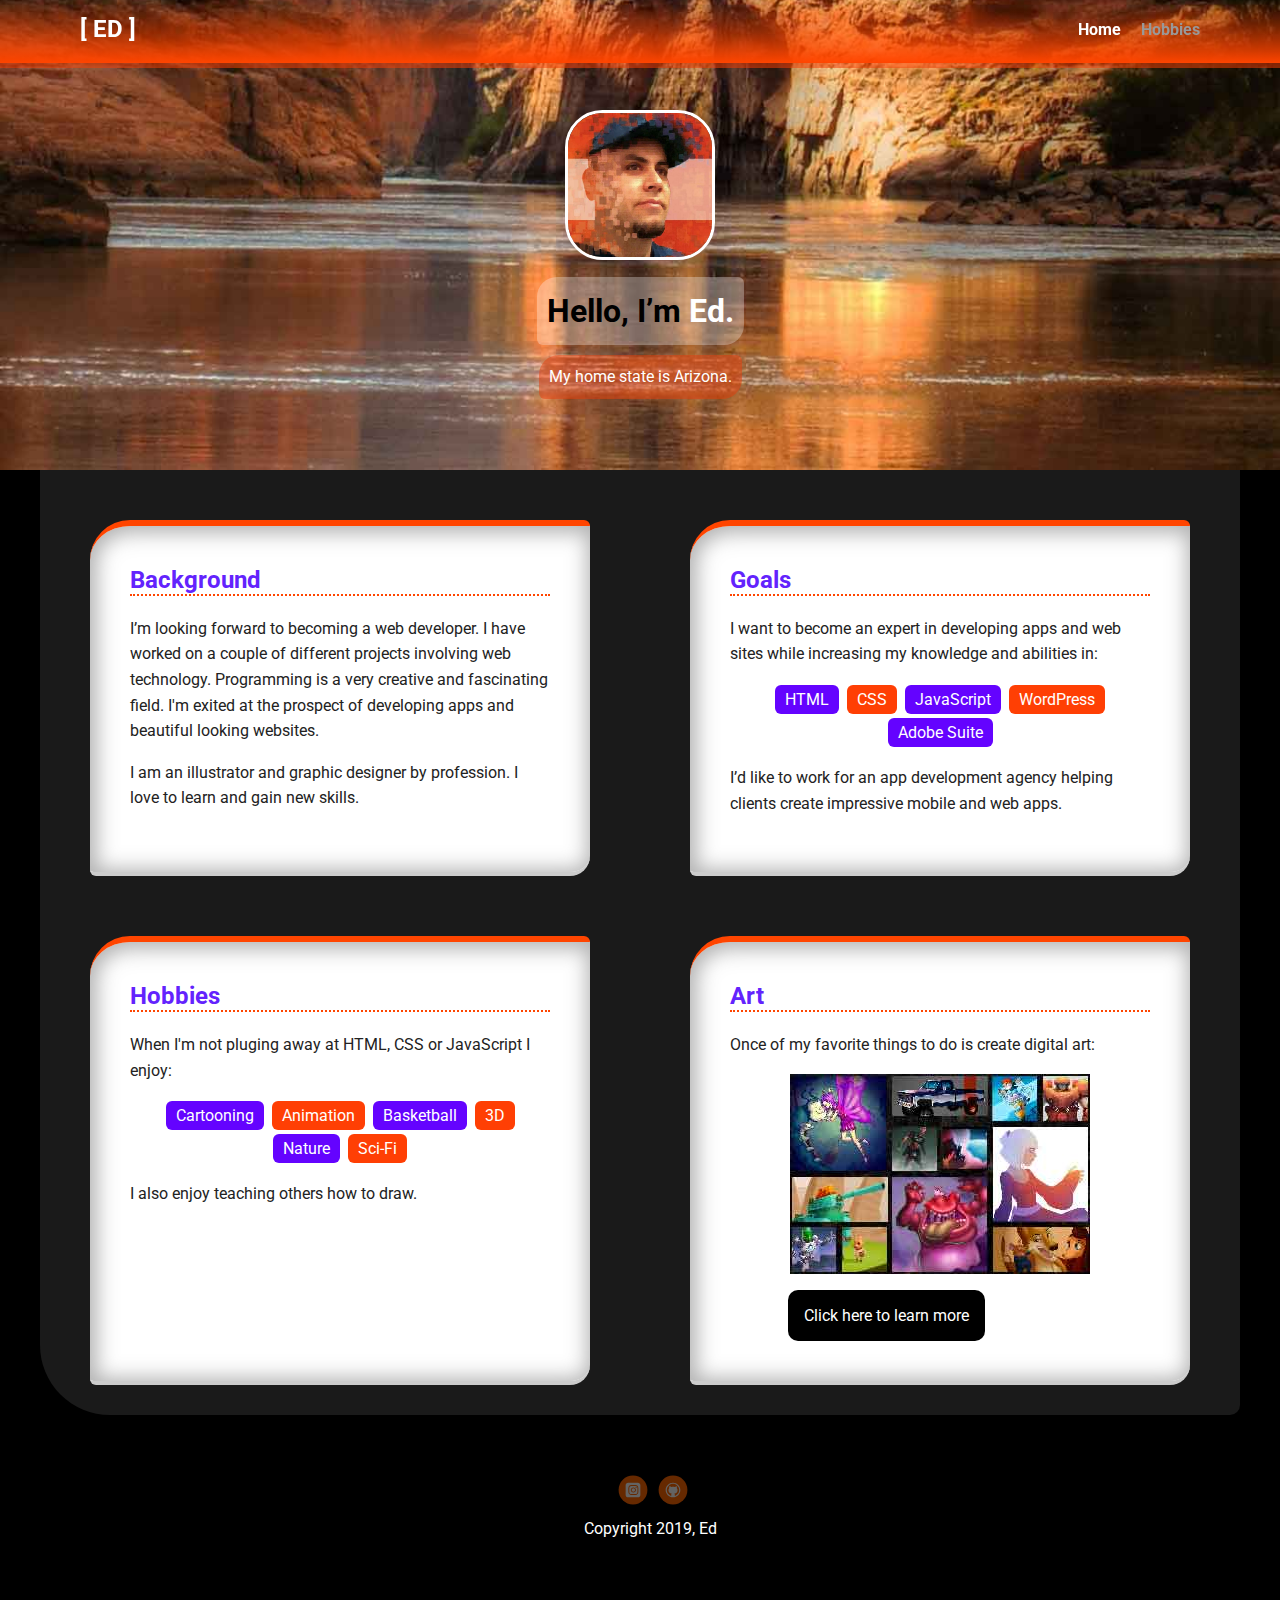
<file: index.html>
<!doctype html>
<html lang="en">

<head>
    <meta charset="utf-8">
    <title>Ed's Profile</title>
    <meta name="viewport" content="width=device-width, initial-scale=1.0">
    <link rel="stylesheet" href="styles.css">
    <link href="https://fonts.googleapis.com/css?family=Muli%7CRoboto:400,300,500,700,900" rel="stylesheet">
</head>

<body>

    <div class="main-nav">
        <ul class="nav">
            <!-- https://www.degraeve.com/reference/specialcharacters.php used to add squre brackets -->
            <li class="name"> &#91; Ed &#93;</li>
            <li><a class="current" href="index.html">Home</a></li>
            <li><a href="hobbies.html">Hobbies</a></li>
        </ul>
    </div>

    <header>
        <img src="images/profilepic.jpg" alt="Picture of Ed Saenz" class="profile-image">
        <h1 class="tag name">Hello, I’m<span class="name-color"> Ed.</span></h1>
        <p class="tag location">My home state is Arizona.</p>
    </header>

    <main class="flex">
        <div class="card">
            <h2 class="sub-titles">Background</h2>
            <p>I’m looking forward to becoming a web developer. I have worked on a couple of different projects
                involving web technology. Programming is a very creative and fascinating field. I'm exited at the
                prospect of developing apps and beautiful looking
                websites.
            </p>
            <p>I am an illustrator and graphic designer by profession. I love to learn and gain new skills.</p>
        </div>

        <div class="card">
            <h2 class="sub-titles">Goals</h2>
            <p>I want to become an expert in developing apps and web sites while increasing my knowledge and abilities
                in:</p>
            <ul class="skills">
                <li>HTML</li>
                <li>CSS</li>
                <li>JavaScript</li>
                <li>WordPress</li>
                <li>Adobe Suite</li>
            </ul>
            <p>I’d like to work for an app development agency helping clients create impressive mobile and web apps.</p>
        </div>

        <div id="hobbies" class="card">
            <h2 class="sub-titles">Hobbies</h2>
            <p>When I'm not pluging away at HTML, CSS or JavaScript I enjoy:</p>
            <ul class="skills">
                <li>Cartooning</li>
                <li>Animation</li>
                <li>Basketball</li>
                <li>3D</li>
                <li>Nature</li>
                <li>Sci-Fi</li>
            </ul>
            <p>I also enjoy teaching others how to draw.</p>
        </div>

        <div class="card">
            <h2 class="sub-titles">Art</h2>
            <p>Once of my favorite things to do is create digital art:</p>
            <img class="img-size" src="images/digitalart.jpg" alt="">
            <a class="btn" href="hobbies.html">Click here to learn more</a>

        </div>

    </main>
    <footer>
        <ul>
            <li><a href="https://www.instagram.com/dgitaled" class="social instagram">instagram</a></li>
            <li><a href="https://github.com/ed-coder" class="social github">Github</a></li>
        </ul>
        <p class="copyright">Copyright 2019, Ed</p>
    </footer>
</body>

</html>
</file>
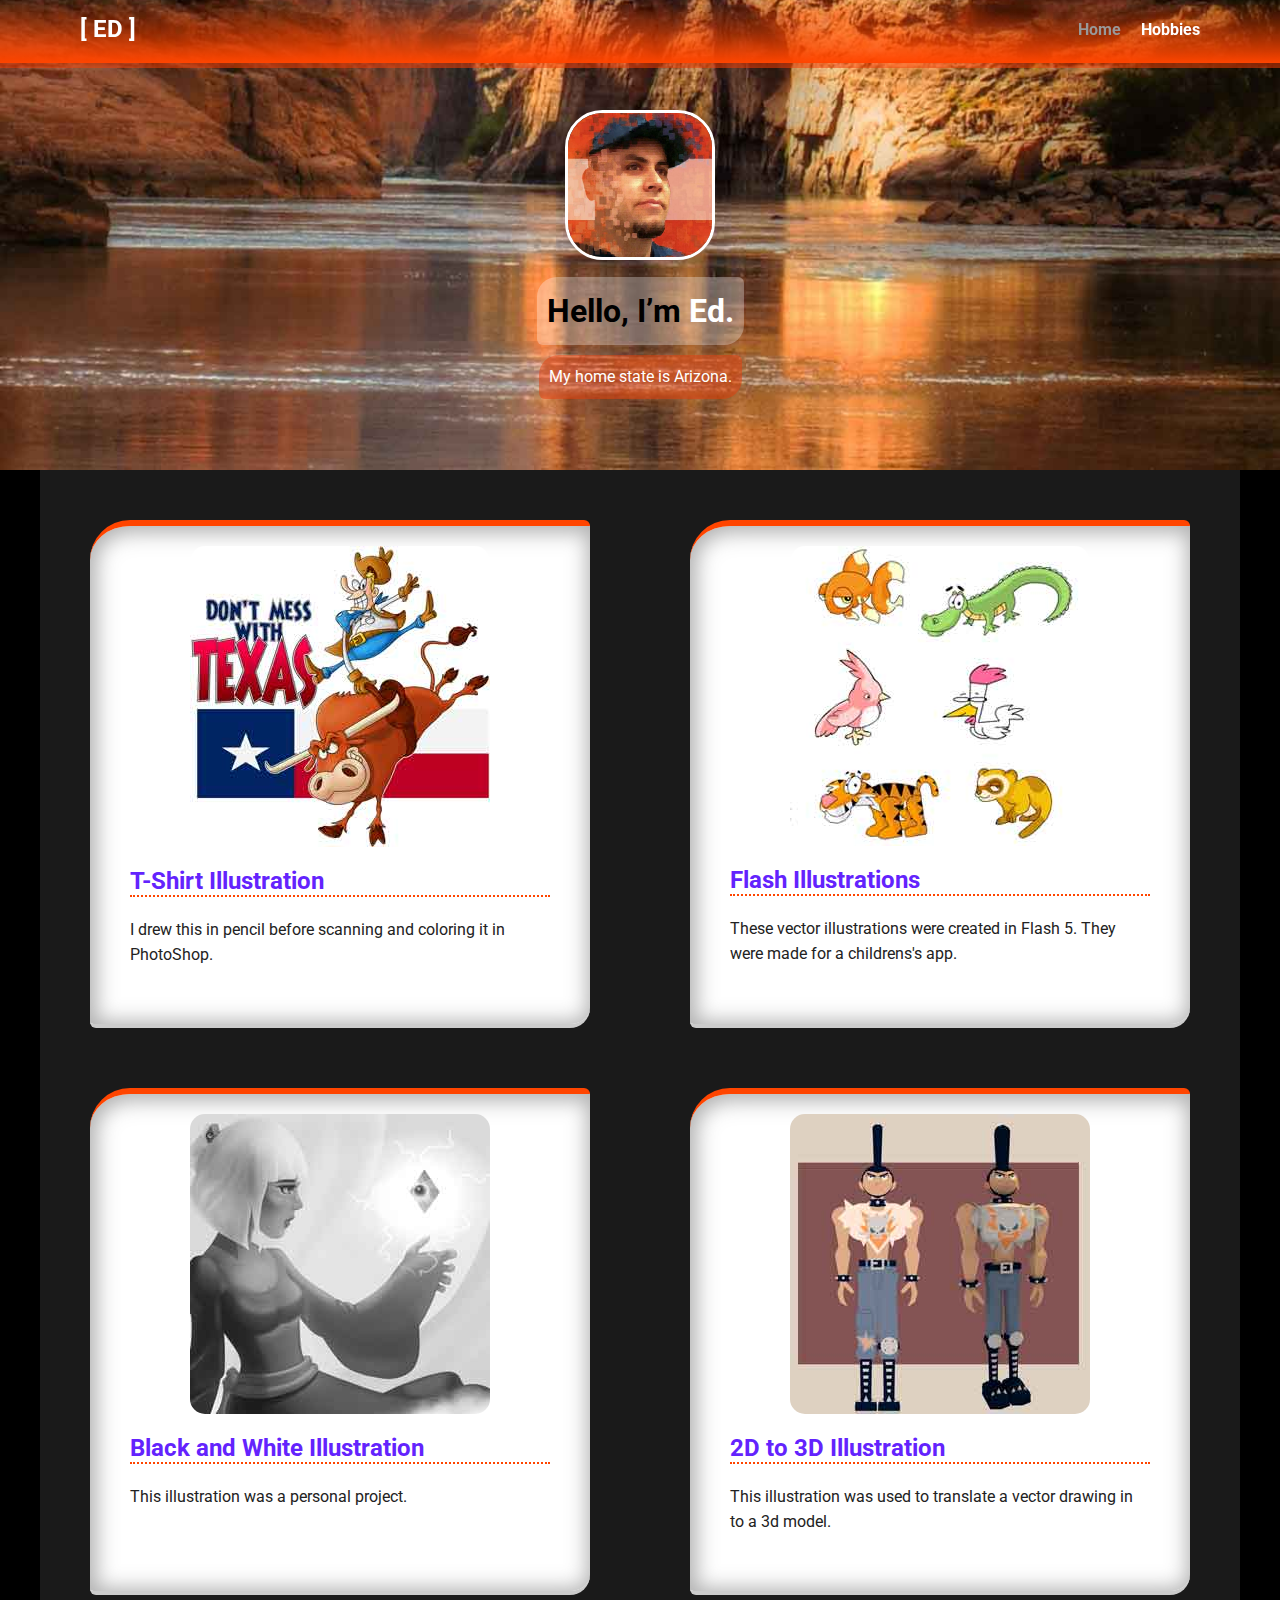
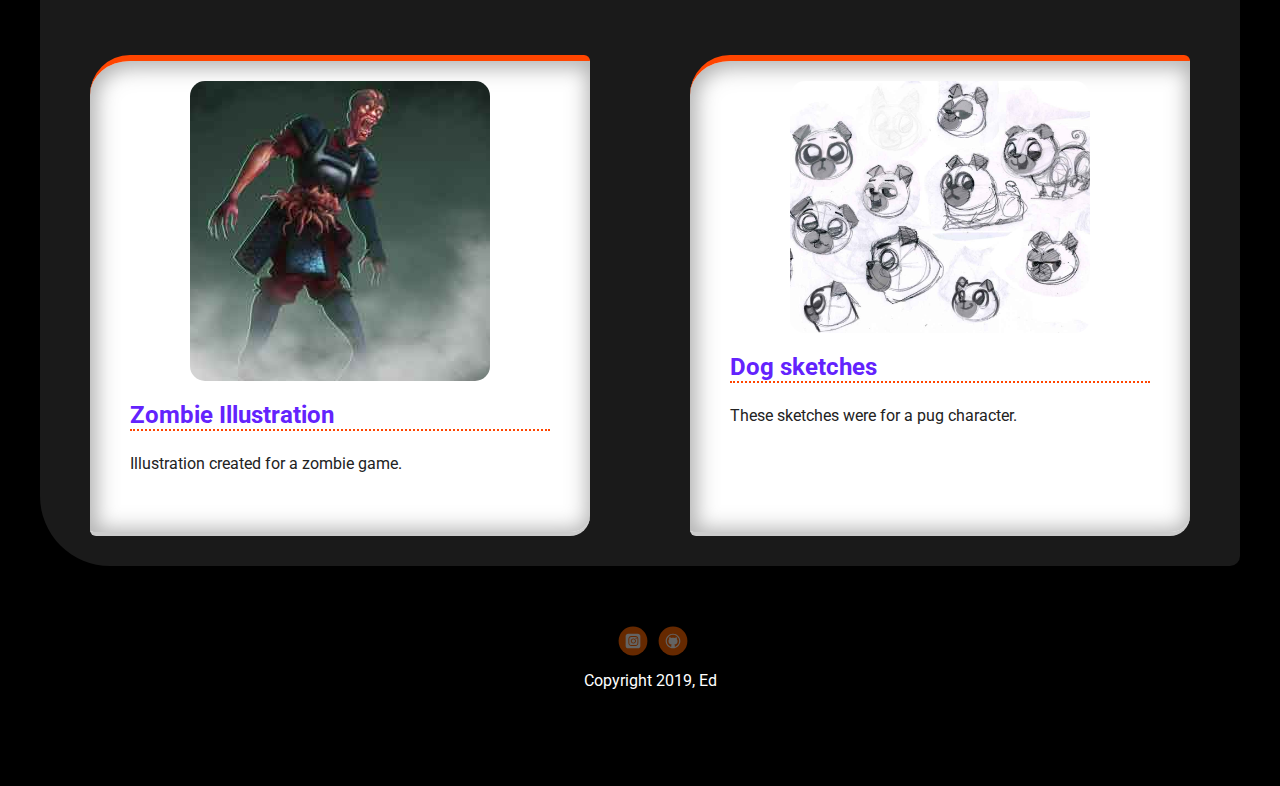
<file: hobbies.html>
<!doctype html>
<html lang="en">

<head>
    <meta charset="utf-8">
    <title>Ed's Profile</title>
    <meta name="viewport" content="width=device-width, initial-scale=1.0">
    <link rel="stylesheet" href="styles.css">
    <link href="https://fonts.googleapis.com/css?family=Muli%7CRoboto:400,300,500,700,900" rel="stylesheet">
</head>

<body>

    <div class="main-nav">
        <ul class="nav">
            <!-- https://www.degraeve.com/reference/specialcharacters.php used to add squre brackets -->
            <li class="name"> &#91; Ed &#93;</li>
            <li><a href="index.html">Home</a></li>
            <li><a class="current" href="hobbies.html">Hobbies</a></li>
        </ul>
    </div>

    <header>
        <img src="images/profilepic.jpg" alt="Picture of Ed Saenz" class="profile-image">
        <h1 class="tag name">Hello, I’m<span class="name-color"> Ed.</span></h1>
        <p class="tag location">My home state is Arizona.</p>
    </header>

    <main class="flex">
        <div class="card">
            <img src="images/1.jpg" alt="Don't Mess with Texas Illustration" class="img-size border">
            <h2 class="sub-titles">T-Shirt Illustration</h2>
            <p>I drew this in pencil before scanning and coloring it in PhotoShop.</p>
        </div>

        <div class="card">
            <img src="images/2.jpg" alt="Cartoon Animal Illustration" class="img-size border">
            <h2 class="sub-titles">Flash Illustrations</h2>
            <p>These vector illustrations were created in Flash 5. They were made for a childrens's app.</p>
        </div>

        <div class="card">
            <img src="images/3.jpg" alt="Tonal Illustration" class="img-size border">
            <h2 class="sub-titles">Black and White Illustration</h2>
            <p>This illustration was a personal project.</p>
        </div>

        <div class="card">
            <img src="images/4.jpg" alt="3D Punk Illustration" class="img-size border">
            <h2 class="sub-titles">2D to 3D Illustration</h2>
            <p>This illustration was used to translate a vector drawing in to a 3d model.</p>
        </div>

        <div class="card">
            <img src="images/5.jpg" alt="Zombie Illustration" class="img-size border">
            <h2 class="sub-titles">Zombie Illustration</h2>
            <p>Illustration created for a zombie game.</p>
        </div>

        <div class="card">
            <img src="images/6.jpg" alt="Dog Sketches" class="img-size border">
            <h2 class="sub-titles">Dog sketches</h2>
            <p>These sketches were for a pug character.</p>
        </div>



    </main>
    <footer>
        <ul>
            <li><a href="https://www.instagram.com/dgitaled" class="social instagram">instagram</a></li>
            <li><a href="https://github.com/ed-coder" class="social github">Github</a></li>
        </ul>
        <p class="copyright">Copyright 2019, Ed</p>
    </footer>
</body>

</html>
</file>
<file: styles.css>
/* Global Layout Set-up */

* {
    box-sizing: border-box;
}

body {
    margin: 0;
    padding: 0;
    text-align: center;
    font-family: 'Roboto', sans-serif;
    color: #222;
    background: #000000;
}


/* Link Styles */

a {
    text-decoration: none;
    color: #999;
}

a:hover {
    color: #6633ff;
}


/* Section Styles */

.main-nav {
    width: 100%;
    background: linear-gradient(transparent, orangered);
    min-height: 30px;
    padding: 10px;
    position: fixed;
    text-align: center;
    border-bottom: 5px solid rgba(241, 62, 8, .5);
}

.nav {
    display: flex;
    justify-content: space-around;
    align-items: center;
    font-weight: 700;
    list-style-type: none;
    margin: 0 auto;
    padding: 0;
}

.nav .name {
    display: block;
    margin-right: auto;
    color: white;
    font-size: 1.5rem;
    text-transform: uppercase;
    transition: all .10s;
}

.nav li {
    padding: 5px 10px 10px 10px;
}

.nav ul {
    padding: 0;
    margin: 0;
}

.nav a {
    transition: all .5s;
}

.nav a:hover {
    color: white;
}

header {
    text-align: center;
    background: url('images/arizona.jpg') no-repeat center bottom;
    background-size: cover;
    overflow: hidden;
    padding-top: 60px;
}

header {
    line-height: 1.5;
}

header .profile-image {
    margin-top: 50px;
    width: 150px;
    height: 150px;
    border-radius: 25%;
    border: 3px solid rgb(255, 255, 255);
    transition: all .7s;
}

header .profile-image:hover {
    transform: scale(1.1) rotate(10deg);
}

.tag {
    background-color: rgba(255, 255, 255, .3);
    color: black;
    padding: 10px;
    border-radius: 5px;
    border-radius: 20px 6px 20px 6px;
    display: table;
    margin: 10px auto;
    transition: all .5s;

}

.name:hover {
    transform: scale(1.1) rotate(360deg);
}


.location {
    background-color: rgba(230, 62, 11, .5);
    color: white;
    transition: all .5s;
}

.location:hover {
    background-color: rgb(255, 60, 0);
    transform: scale(1.1);
}

.card {
    margin: 30px;
    padding: 20px 40px 40px;
    max-width: 500px;
    text-align: left;
    background: #fff;
    border-bottom: 4px solid #ccc;
    border-top: 6px solid orangered;
    border-radius: 40px 6px 20px 6px;
    transition: all .5s;
    box-shadow: 2px 2px 20px 5px rgba(102, 102, 102, .5) inset;
    overflow: hidden;
}

.card:hover {
    border-color: rgb(255, 230, 0);
}

ul.skills {
    padding: 0;
    text-align: center;
}

.skills li {
    border-radius: 6px;
    display: inline-block;
    background: #ff3f04;
    color: white;
    padding: 5px 10px;
    margin: 2px;
}

.skills li:nth-child(odd) {
    background: #6403ff;
}

footer {
    width: 100%;
    min-height: 30px;
    padding: 20px 0 40px 20px;
}

footer .copyright {
    top: -8px;
    font-size: .75em;
    color: white;
}

footer ul {
    list-style-type: none;
    margin: 0;
    padding: 0;
}

footer ul li {
    display: inline-block;
}

a.social {
    display: inline-block;
    text-indent: -9999px;
    margin-left: 5px;
    width: 30px;
    height: 30px;
    background-size: 30px 30px;
    opacity: .4;
    transition: all .5s;
}

a.instagram {
    background-image: url(images/instagram.svg);
}

a.linkedin {
    background-image: url(images/linkedin.svg);
}

a.github {
    background-image: url(images/github.svg);
}

a.social:hover {
    opacity: 1;
}

.clearfix {
    clear: both;
}


/* Personalization */

.flex {
    background: rgba(255, 255, 255, .1);
    border-radius: 0 0 10px 70px;
}


.img-size {
    max-width: 100%;
    width: 300px;
    display: block;
    margin: 0 auto;
    transition: all .30s;
}

.img-size:hover {
    transform: scale(1.3) rotate(3deg);
}

.nav .name:hover {
    color: white;
    background: #ff7504;
}

.name-color {
    color: white;
}

.current {
    color: white;
}

.sub-titles {
    color: #6323FD;
    border-bottom: 2px dotted orangered;
}

.btn {
    text-align: center;
    background: black;
    display: inline-block;
    color: white;
    margin: 1em 0 0 3rem;
    padding: 1rem;
    border-radius: 10px;
    position: relative;
    left: 10px;

}

.btn:hover {
    background: rgb(19, 233, 161);
    color: black;
}

.border {
    border-radius: 15px;
}

/* Styles for larger screens */

@media screen and (min-width: 720px) {
    .flex {
        display: -ms-flexbox;
        /* TWEENER - IE 10 */
        display: flex;
        max-width: 1200px;
        -ms-flex-pack: distribute;
        justify-content: space-around;
        margin: 0 auto;
        flex-wrap: wrap;
    }

    header {
        min-height: 470px;
    }

    .nav {
        max-width: 1200px;
        padding: 0 30px;
    }

    main {
        padding-top: 20px;
    }

    main p {
        line-height: 1.6em;
    }

    .card {
        flex: 50%;
    }

    footer {
        font-size: 1.3em;
        max-width: 1200px;
        margin: 40px auto;
    }
}
</file>
